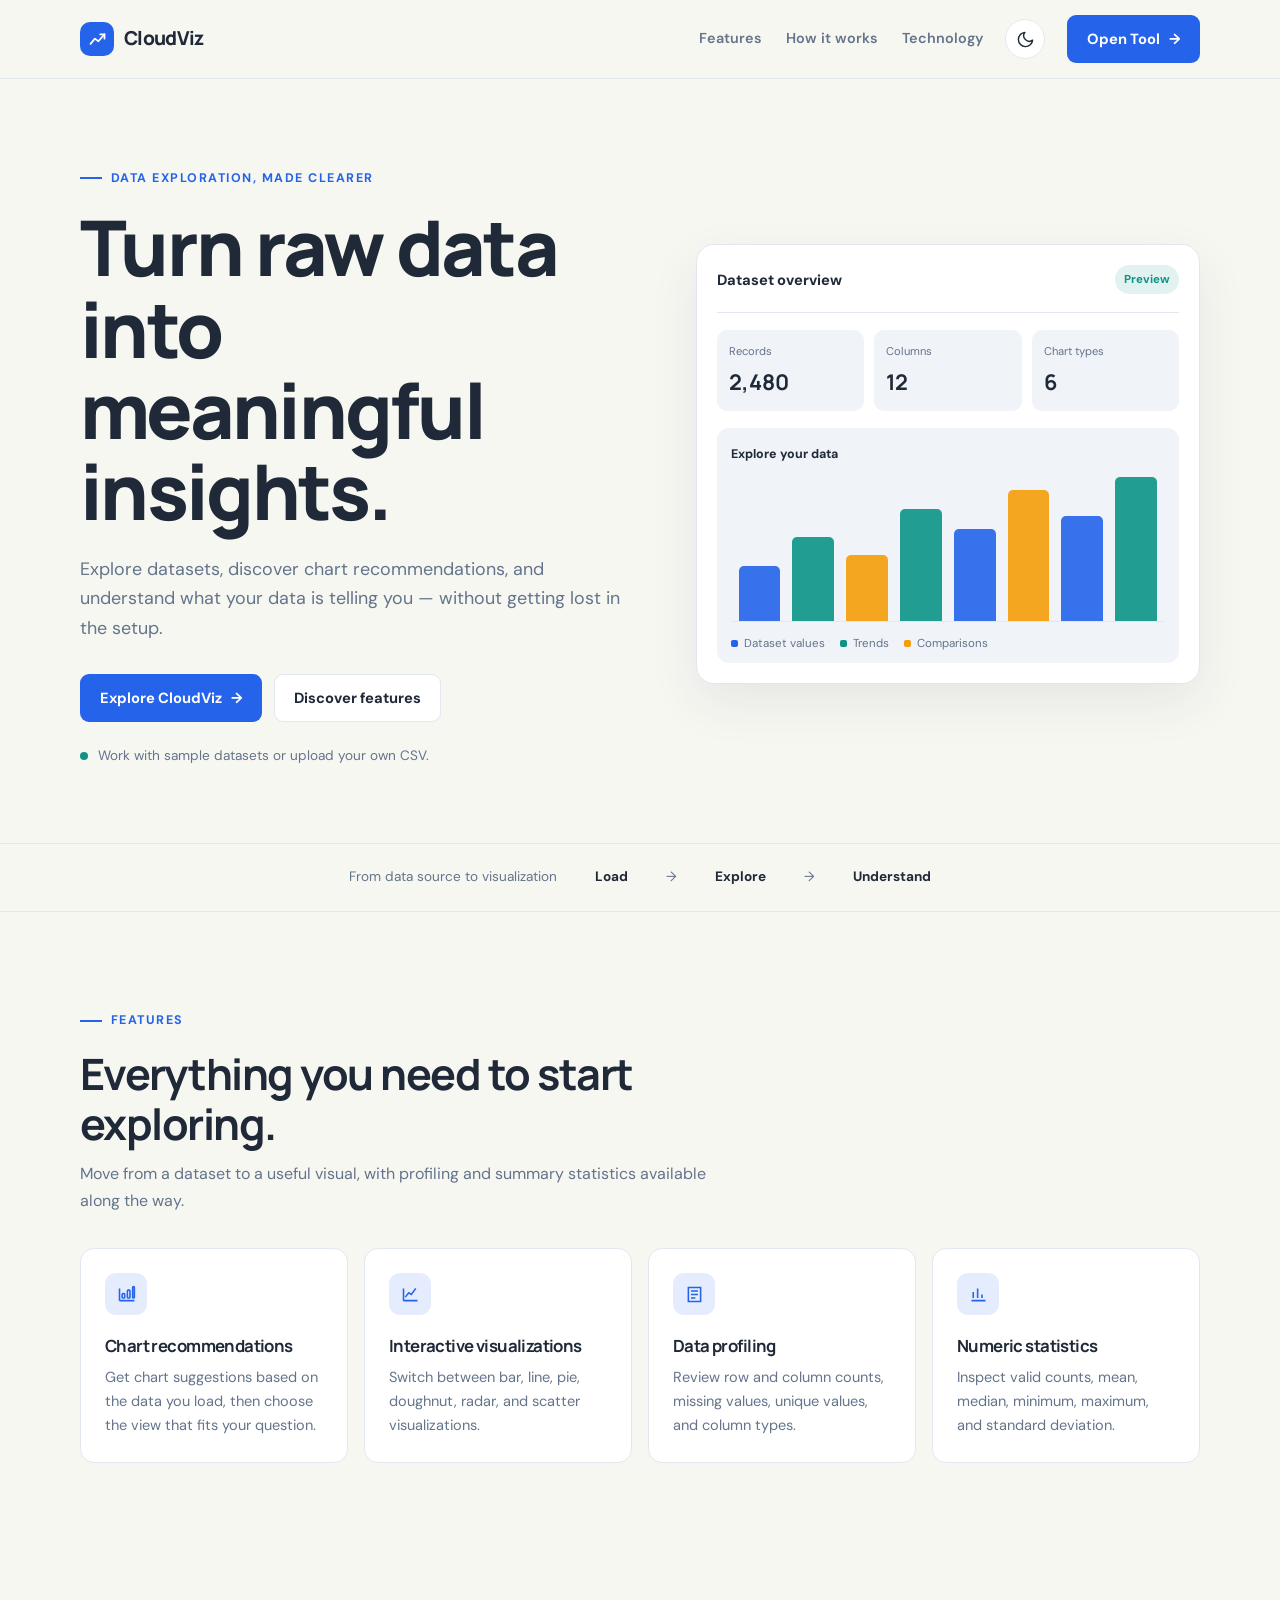
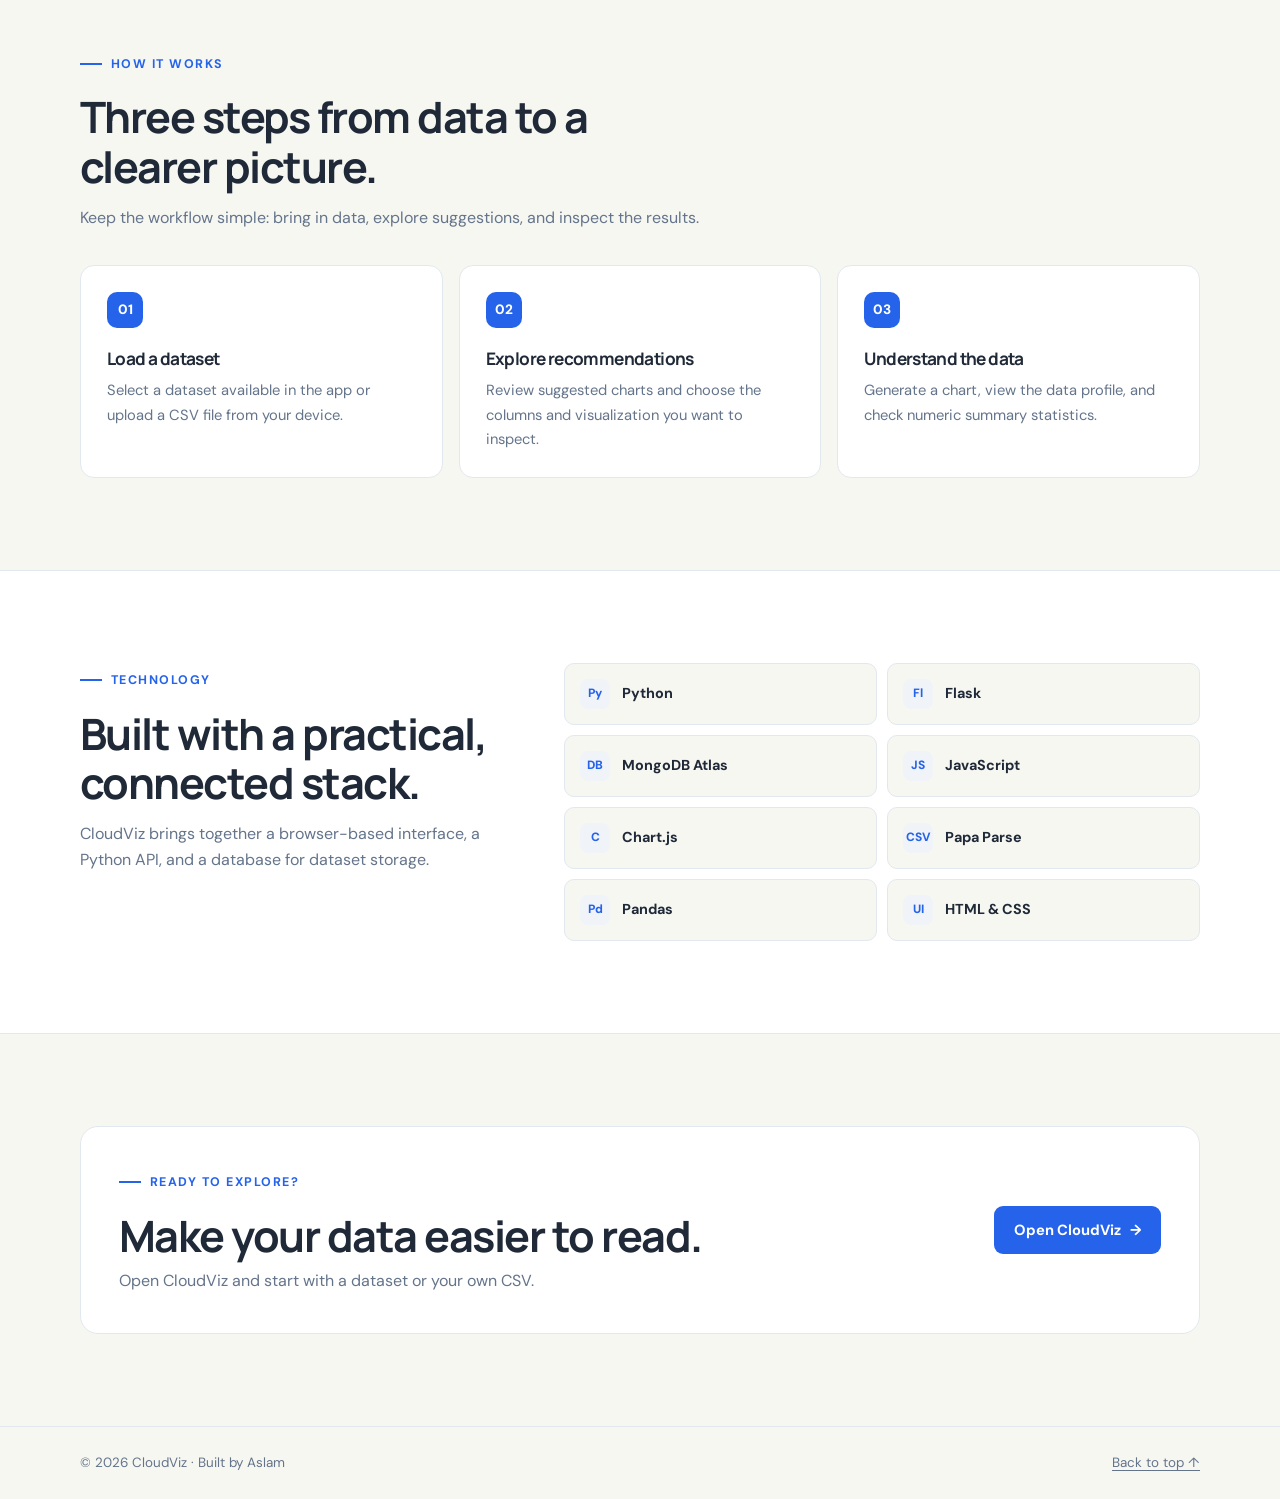
<file: Frontend/home.html>
<!DOCTYPE html>
<html lang="en" data-theme="light">
<head>
  <meta charset="UTF-8">
  <meta name="viewport" content="width=device-width, initial-scale=1.0">
  <meta name="theme-color" content="#F7F7F2">
  <title>CloudViz — Turn raw data into meaningful insights</title>
  <meta name="description" content="Explore datasets, get chart recommendations, and understand your data with CloudViz.">
  <link rel="preconnect" href="https://fonts.googleapis.com">
  <link rel="preconnect" href="https://fonts.gstatic.com" crossorigin>
  <link href="https://fonts.googleapis.com/css2?family=DM+Sans:wght@400;500;600;700&family=Manrope:wght@400;500;600;700;800&display=swap" rel="stylesheet">
  <style>
    * { box-sizing: border-box; margin: 0; padding: 0; }
    :root, html[data-theme="light"] {
      color-scheme: light;
      --bg: #F7F7F2;
      --surface: #FFFFFF;
      --surface-soft: #F0F3F8;
      --text: #1F2937;
      --muted: #64748B;
      --border: #E2E8F0;
      --accent: #2563EB;
      --accent-hover: #1D4ED8;
      --accent-contrast: #FFFFFF;
      --chart-a: #2563EB;
      --chart-b: #0D9488;
      --chart-c: #F59E0B;
      --shadow: 0 18px 50px rgba(31, 41, 55, .08);
    }
    html[data-theme="dark"] {
      color-scheme: dark;
      --bg: #1C1917;
      --surface: #292524;
      --surface-soft: #332F2C;
      --text: #FAF7F2;
      --muted: #A8A29E;
      --border: #44403C;
      --accent: #F59E0B;
      --accent-hover: #FBBF24;
      --accent-contrast: #1C1917;
      --chart-a: #F59E0B;
      --chart-b: #5EEAD4;
      --chart-c: #93C5FD;
      --shadow: 0 18px 50px rgba(0, 0, 0, .22);
    }
    html { scroll-behavior: smooth; scroll-padding-top: 90px; }
    body {
      background: var(--bg); color: var(--text);
      font-family: "DM Sans", sans-serif; line-height: 1.65;
      transition: background .2s ease, color .2s ease;
    }
    a { color: inherit; }
    button { font: inherit; }
    .wrap { width: min(1120px, calc(100% - 48px)); margin-inline: auto; }
    h1, h2, h3, .wordmark { font-family: "Manrope", sans-serif; letter-spacing: -.035em; }
    h1 { font-size: clamp(2.7rem, 6vw, 4.8rem); line-height: 1.06; font-weight: 800; }
    h2 { font-size: clamp(1.9rem, 3.5vw, 2.7rem); line-height: 1.15; }
    h3 { line-height: 1.3; }
    .section { padding-block: 92px; }
    .section-heading { max-width: 650px; margin-bottom: 34px; }
    .section-heading p { color: var(--muted); margin-top: 13px; max-width: 58ch; }
    .eyebrow {
      display: inline-flex; align-items: center; gap: 9px;
      color: var(--accent); font-size: .78rem; font-weight: 700;
      letter-spacing: .12em; text-transform: uppercase; margin-bottom: 18px;
    }
    .eyebrow::before { content: ""; width: 22px; height: 2px; background: currentColor; }
    .nav {
      position: sticky; top: 0; z-index: 10;
      background: color-mix(in srgb, var(--bg) 92%, transparent);
      border-bottom: 1px solid var(--border); backdrop-filter: blur(14px);
    }
    .nav-inner { min-height: 78px; display: flex; align-items: center; justify-content: space-between; gap: 24px; }
    .wordmark { display: inline-flex; align-items: center; gap: 10px; font-weight: 800; font-size: 1.2rem; text-decoration: none; white-space: nowrap; }
    .logo-mark { width: 34px; height: 34px; display: grid; place-items: center; border-radius: 10px; background: var(--accent); color: var(--accent-contrast); }
    .logo-mark svg { width: 21px; height: 21px; }
    .nav-right { display: flex; align-items: center; gap: 22px; }
    .nav-links { display: flex; align-items: center; gap: 24px; }
    .nav-links a { color: var(--muted); font-size: .9rem; font-weight: 600; text-decoration: none; transition: color .2s; }
    .nav-links a:hover { color: var(--text); }
    .theme-toggle {
      width: 40px; height: 40px; display: grid; place-items: center;
      border: 1px solid var(--border); border-radius: 50%;
      background: var(--surface); color: var(--text); cursor: pointer;
    }
    .theme-toggle:hover { border-color: var(--accent); }
    .theme-toggle svg { width: 19px; height: 19px; }
    .btn {
      display: inline-flex; align-items: center; justify-content: center; gap: 9px;
      min-height: 46px; padding: 11px 19px; border-radius: 9px;
      border: 1px solid transparent; text-decoration: none;
      font-weight: 700; font-size: .92rem; cursor: pointer;
      transition: transform .18s ease, background .18s ease, border-color .18s ease;
    }
    .btn:hover { transform: translateY(-2px); }
    .btn-primary { background: var(--accent); color: var(--accent-contrast); }
    .btn-primary:hover { background: var(--accent-hover); }
    .btn-secondary { border-color: var(--border); background: var(--surface); color: var(--text); }
    .btn-secondary:hover { border-color: var(--accent); }
    .btn:focus-visible, a:focus-visible, button:focus-visible { outline: 3px solid var(--accent); outline-offset: 3px; }
    .hero { padding-block: 82px 76px; display: grid; grid-template-columns: 1.05fr .95fr; align-items: center; gap: 58px; }
    .hero-copy .lede { color: var(--muted); font-size: 1.12rem; max-width: 56ch; margin-top: 23px; }
    .cta-row { display: flex; flex-wrap: wrap; gap: 12px; margin-top: 30px; }
    .hero-note { display: flex; align-items: center; gap: 10px; color: var(--muted); font-size: .85rem; margin-top: 23px; }
    .status-dot { width: 8px; height: 8px; border-radius: 50%; background: var(--chart-b); }
    .preview {
      background: var(--surface); border: 1px solid var(--border); border-radius: 18px;
      padding: 20px; box-shadow: var(--shadow); min-width: 0;
    }
    .preview-top { display: flex; align-items: center; justify-content: space-between; gap: 12px; padding-bottom: 18px; border-bottom: 1px solid var(--border); }
    .preview-title { font-weight: 700; font-size: .92rem; }
    .preview-tag { font-size: .72rem; font-weight: 700; color: var(--chart-b); background: color-mix(in srgb, var(--chart-b) 12%, var(--surface)); padding: 5px 9px; border-radius: 99px; }
    .preview-metrics { display: grid; grid-template-columns: repeat(3, 1fr); gap: 10px; padding-block: 17px; }
    .metric { background: var(--surface-soft); border-radius: 10px; padding: 12px; min-width: 0; }
    .metric span { display: block; color: var(--muted); font-size: .7rem; }
    .metric strong { display: block; margin-top: 3px; font-family: "Manrope", sans-serif; font-size: clamp(.95rem, 2vw, 1.35rem); }
    .chart-box { background: var(--surface-soft); border-radius: 12px; padding: 16px 14px 10px; }
    .chart-label { font-size: .78rem; font-weight: 700; margin-bottom: 12px; }
    .chart-bars { height: 145px; display: flex; align-items: end; gap: 12px; border-bottom: 1px solid var(--border); padding: 0 8px; }
    .bar { flex: 1; min-width: 10px; border-radius: 5px 5px 0 0; background: var(--chart-a); opacity: .9; }
    .bar:nth-child(2n) { background: var(--chart-b); }
    .bar:nth-child(3n) { background: var(--chart-c); }
    .chart-legend { display: flex; gap: 15px; flex-wrap: wrap; margin-top: 12px; color: var(--muted); font-size: .72rem; }
    .legend-item { display: inline-flex; align-items: center; gap: 6px; }
    .legend-dot { width: 7px; height: 7px; border-radius: 2px; background: var(--chart-a); }
    .legend-item:nth-child(2) .legend-dot { background: var(--chart-b); }
    .legend-item:nth-child(3) .legend-dot { background: var(--chart-c); }
    .trust-strip { border-block: 1px solid var(--border); }
    .trust-inner { display: flex; align-items: center; justify-content: center; gap: 18px 38px; flex-wrap: wrap; padding-block: 22px; color: var(--muted); font-size: .85rem; }
    .trust-inner strong { color: var(--text); font-weight: 700; }
    .feature-grid { display: grid; grid-template-columns: repeat(4, 1fr); gap: 16px; }
    .feature-card { padding: 24px; background: var(--surface); border: 1px solid var(--border); border-radius: 14px; transition: transform .2s, border-color .2s; }
    .feature-card:hover { transform: translateY(-3px); border-color: color-mix(in srgb, var(--accent) 55%, var(--border)); }
    .feature-icon { width: 42px; height: 42px; display: grid; place-items: center; border-radius: 11px; background: color-mix(in srgb, var(--accent) 12%, var(--surface)); color: var(--accent); margin-bottom: 20px; }
    .feature-icon svg { width: 21px; height: 21px; }
    .feature-card h3 { font-size: 1.05rem; margin-bottom: 9px; }
    .feature-card p { color: var(--muted); font-size: .91rem; }
    .steps { display: grid; grid-template-columns: repeat(3, 1fr); gap: 16px; counter-reset: step; }
    .step { position: relative; padding: 26px; background: var(--surface); border: 1px solid var(--border); border-radius: 14px; }
    .step-number { display: inline-grid; place-items: center; width: 36px; height: 36px; border-radius: 10px; background: var(--accent); color: var(--accent-contrast); font-weight: 800; font-size: .85rem; margin-bottom: 20px; }
    .step h3 { font-size: 1.08rem; margin-bottom: 8px; }
    .step p { color: var(--muted); font-size: .92rem; }
    .stack-section { background: var(--surface); border-block: 1px solid var(--border); }
    .stack-layout { display: grid; grid-template-columns: .8fr 1.2fr; gap: 60px; align-items: start; }
    .stack-layout .section-heading { margin-bottom: 0; }
    .stack-list { display: grid; grid-template-columns: repeat(2, 1fr); gap: 10px; }
    .stack-item { display: flex; align-items: center; gap: 12px; padding: 15px; border: 1px solid var(--border); border-radius: 10px; background: var(--bg); font-weight: 700; font-size: .9rem; }
    .stack-symbol { display: grid; place-items: center; width: 30px; height: 30px; flex: 0 0 auto; border-radius: 8px; background: var(--surface-soft); color: var(--accent); font-size: .75rem; font-weight: 800; }
    .cta-panel { display: flex; justify-content: space-between; align-items: center; gap: 28px; padding: 38px; border-radius: 18px; background: var(--surface); border: 1px solid var(--border); }
    .cta-panel p { color: var(--muted); margin-top: 8px; }
    footer { border-top: 1px solid var(--border); padding-block: 25px; }
    .footer-inner { display: flex; align-items: center; justify-content: space-between; gap: 14px; flex-wrap: wrap; color: var(--muted); font-size: .84rem; }
    .footer-inner a { text-underline-offset: 3px; }
    @media (max-width: 900px) {
      .hero { grid-template-columns: 1fr; gap: 42px; padding-block: 64px; }
      .hero-copy { max-width: 720px; }
      .preview { max-width: 650px; width: 100%; margin-inline: auto; }
      .feature-grid { grid-template-columns: repeat(2, 1fr); }
      .stack-layout { grid-template-columns: 1fr; gap: 30px; }
    }
    @media (max-width: 640px) {
      .wrap { width: min(100% - 32px, 1120px); }
      .nav-inner { min-height: 70px; gap: 12px; }
      .nav-right { gap: 9px; }
      .nav-links { display: none; }
      .wordmark { font-size: 1.05rem; }
      .nav .btn { min-height: 40px; padding: 9px 12px; font-size: .82rem; }
      .theme-toggle { width: 38px; height: 38px; }
      .hero { padding-block: 52px; }
      .hero-copy .lede { font-size: 1rem; }
      .section { padding-block: 64px; }
      .feature-grid, .steps { grid-template-columns: 1fr; }
      .preview { padding: 14px; }
      .preview-metrics { gap: 7px; }
      .metric { padding: 10px 8px; }
      .chart-bars { gap: 7px; }
      .stack-list { grid-template-columns: 1fr 1fr; }
      .stack-item { padding: 11px 9px; font-size: .82rem; }
      .cta-panel { align-items: flex-start; flex-direction: column; padding: 25px; }
      .footer-inner { flex-direction: column; align-items: flex-start; }
    }
    @media (prefers-reduced-motion: reduce) {
      *, *::before, *::after { scroll-behavior: auto !important; transition-duration: .01ms !important; }
    }
  </style>
</head>
<body>
  <nav class="nav">
    <div class="wrap nav-inner">
      <a class="wordmark" href="#" aria-label="CloudViz home">
        <span class="logo-mark" aria-hidden="true">
          <svg viewBox="0 0 24 24" fill="none"><path d="M4 17l5-6 4 3 7-8" stroke="currentColor" stroke-width="2" stroke-linecap="round" stroke-linejoin="round"/><path d="M15 6h5v5" stroke="currentColor" stroke-width="2" stroke-linecap="round" stroke-linejoin="round"/></svg>
        </span>
        CloudViz
      </a>
      <div class="nav-right">
        <div class="nav-links" aria-label="Main navigation">
          <a href="#features">Features</a>
          <a href="#how-it-works">How it works</a>
          <a href="#technology">Technology</a>
        </div>
        <button class="theme-toggle" id="themeToggle" type="button" aria-label="Switch to dark mode" title="Toggle theme">
          <svg id="themeIcon" viewBox="0 0 24 24" fill="none" stroke="currentColor" stroke-width="1.8" stroke-linecap="round" stroke-linejoin="round" aria-hidden="true"><path d="M21 12.8A9 9 0 1 1 11.2 3 7 7 0 0 0 21 12.8Z"/></svg>
        </button>
        <a class="btn btn-primary" href="index.html">Open Tool <span aria-hidden="true">→</span></a>
      </div>
    </div>
  </nav>

  <main>
    <header class="wrap hero">
      <div class="hero-copy">
        <span class="eyebrow">Data exploration, made clearer</span>
        <h1>Turn raw data into meaningful insights.</h1>
        <p class="lede">Explore datasets, discover chart recommendations, and understand what your data is telling you — without getting lost in the setup.</p>
        <div class="cta-row">
          <a class="btn btn-primary" href="index.html">Explore CloudViz <span aria-hidden="true">→</span></a>
          <a class="btn btn-secondary" href="#features">Discover features</a>
        </div>
        <div class="hero-note"><span class="status-dot" aria-hidden="true"></span> Work with sample datasets or upload your own CSV.</div>
      </div>

      <div class="preview" aria-label="Illustrative CloudViz dashboard preview">
        <div class="preview-top">
          <span class="preview-title">Dataset overview</span>
          <span class="preview-tag">Preview</span>
        </div>
        <div class="preview-metrics">
          <div class="metric"><span>Records</span><strong>2,480</strong></div>
          <div class="metric"><span>Columns</span><strong>12</strong></div>
          <div class="metric"><span>Chart types</span><strong>6</strong></div>
        </div>
        <div class="chart-box">
          <div class="chart-label">Explore your data</div>
          <div class="chart-bars" aria-hidden="true">
            <span class="bar" style="height:38%"></span><span class="bar" style="height:58%"></span>
            <span class="bar" style="height:46%"></span><span class="bar" style="height:78%"></span>
            <span class="bar" style="height:64%"></span><span class="bar" style="height:91%"></span>
            <span class="bar" style="height:73%"></span><span class="bar" style="height:100%"></span>
          </div>
          <div class="chart-legend">
            <span class="legend-item"><i class="legend-dot"></i> Dataset values</span>
            <span class="legend-item"><i class="legend-dot"></i> Trends</span>
            <span class="legend-item"><i class="legend-dot"></i> Comparisons</span>
          </div>
        </div>
      </div>
    </header>

    <div class="trust-strip">
      <div class="wrap trust-inner">
        <span>From data source to visualization</span><strong>Load</strong><span>→</span><strong>Explore</strong><span>→</span><strong>Understand</strong>
      </div>
    </div>

    <section class="wrap section" id="features">
      <div class="section-heading">
        <span class="eyebrow">Features</span>
        <h2>Everything you need to start exploring.</h2>
        <p>Move from a dataset to a useful visual, with profiling and summary statistics available along the way.</p>
      </div>
      <div class="feature-grid">
        <article class="feature-card">
          <div class="feature-icon" aria-hidden="true"><svg viewBox="0 0 24 24" fill="none" stroke="currentColor" stroke-width="1.8"><path d="M4 19V5M4 19h17"/><rect x="7" y="11" width="3" height="5" rx="1"/><rect x="13" y="7" width="3" height="9" rx="1"/><rect x="19" y="3" width="2" height="13" rx="1"/></svg></div>
          <h3>Chart recommendations</h3><p>Get chart suggestions based on the data you load, then choose the view that fits your question.</p>
        </article>
        <article class="feature-card">
          <div class="feature-icon" aria-hidden="true"><svg viewBox="0 0 24 24" fill="none" stroke="currentColor" stroke-width="1.8"><path d="M4 19V5M4 19h16"/><path d="M6 15l4-5 3 2 5-7"/></svg></div>
          <h3>Interactive visualizations</h3><p>Switch between bar, line, pie, doughnut, radar, and scatter visualizations.</p>
        </article>
        <article class="feature-card">
          <div class="feature-icon" aria-hidden="true"><svg viewBox="0 0 24 24" fill="none" stroke="currentColor" stroke-width="1.8"><path d="M5 4h14v16H5zM8 8h8M8 12h8M8 16h5"/></svg></div>
          <h3>Data profiling</h3><p>Review row and column counts, missing values, unique values, and column types.</p>
        </article>
        <article class="feature-card">
          <div class="feature-icon" aria-hidden="true"><svg viewBox="0 0 24 24" fill="none" stroke="currentColor" stroke-width="1.8"><path d="M4 19h16M6 16V9M11 16V5M16 16v-4"/></svg></div>
          <h3>Numeric statistics</h3><p>Inspect valid counts, mean, median, minimum, maximum, and standard deviation.</p>
        </article>
      </div>
    </section>

    <section class="section" id="how-it-works">
      <div class="wrap">
        <div class="section-heading">
          <span class="eyebrow">How it works</span>
          <h2>Three steps from data to a clearer picture.</h2>
          <p>Keep the workflow simple: bring in data, explore suggestions, and inspect the results.</p>
        </div>
        <div class="steps">
          <article class="step"><span class="step-number">01</span><h3>Load a dataset</h3><p>Select a dataset available in the app or upload a CSV file from your device.</p></article>
          <article class="step"><span class="step-number">02</span><h3>Explore recommendations</h3><p>Review suggested charts and choose the columns and visualization you want to inspect.</p></article>
          <article class="step"><span class="step-number">03</span><h3>Understand the data</h3><p>Generate a chart, view the data profile, and check numeric summary statistics.</p></article>
        </div>
      </div>
    </section>

    <section class="stack-section section" id="technology">
      <div class="wrap stack-layout">
        <div class="section-heading">
          <span class="eyebrow">Technology</span>
          <h2>Built with a practical, connected stack.</h2>
          <p>CloudViz brings together a browser-based interface, a Python API, and a database for dataset storage.</p>
        </div>
        <div class="stack-list">
          <div class="stack-item"><span class="stack-symbol">Py</span>Python</div>
          <div class="stack-item"><span class="stack-symbol">Fl</span>Flask</div>
          <div class="stack-item"><span class="stack-symbol">DB</span>MongoDB Atlas</div>
          <div class="stack-item"><span class="stack-symbol">JS</span>JavaScript</div>
          <div class="stack-item"><span class="stack-symbol">C</span>Chart.js</div>
          <div class="stack-item"><span class="stack-symbol">CSV</span>Papa Parse</div>
          <div class="stack-item"><span class="stack-symbol">Pd</span>Pandas</div>
          <div class="stack-item"><span class="stack-symbol">UI</span>HTML &amp; CSS</div>
        </div>
      </div>
    </section>

    <section class="wrap section">
      <div class="cta-panel">
        <div><span class="eyebrow">Ready to explore?</span><h2>Make your data easier to read.</h2><p>Open CloudViz and start with a dataset or your own CSV.</p></div>
        <a class="btn btn-primary" href="index.html">Open CloudViz <span aria-hidden="true">→</span></a>
      </div>
    </section>
  </main>

  <footer>
    <div class="wrap footer-inner">
      <span>© <span id="year"></span> CloudViz · Built by Aslam</span>
      <a href="#top" onclick="window.scrollTo({top:0,behavior:'smooth'}); return false;">Back to top ↑</a>
    </div>
  </footer>

  <script>
    (() => {
      const root = document.documentElement;
      const toggle = document.getElementById("themeToggle");
      const icon = document.getElementById("themeIcon");
      const metaTheme = document.querySelector('meta[name="theme-color"]');
      const savedTheme = localStorage.getItem("cloudviz-theme");
      const systemPrefersDark = window.matchMedia("(prefers-color-scheme: dark)").matches;

      function applyTheme(theme) {
        root.setAttribute("data-theme", theme);
        localStorage.setItem("cloudviz-theme", theme);
        const isDark = theme === "dark";
        toggle.setAttribute("aria-label", isDark ? "Switch to light mode" : "Switch to dark mode");
        icon.innerHTML = isDark
          ? '<circle cx="12" cy="12" r="4"/><path d="M12 2v2M12 20v2M4.9 4.9l1.4 1.4M17.7 17.7l1.4 1.4M2 12h2M20 12h2M4.9 19.1l1.4-1.4M17.7 6.3l1.4-1.4"/>'
          : '<path d="M21 12.8A9 9 0 1 1 11.2 3 7 7 0 0 0 21 12.8Z"/>';
        metaTheme.setAttribute("content", isDark ? "#1C1917" : "#F7F7F2");
      }

      applyTheme(savedTheme || (systemPrefersDark ? "dark" : "light"));
      toggle.addEventListener("click", () => {
        applyTheme(root.getAttribute("data-theme") === "dark" ? "light" : "dark");
      });
      document.getElementById("year").textContent = new Date().getFullYear();
    })();
  </script>
</body>
</html>
</file>
